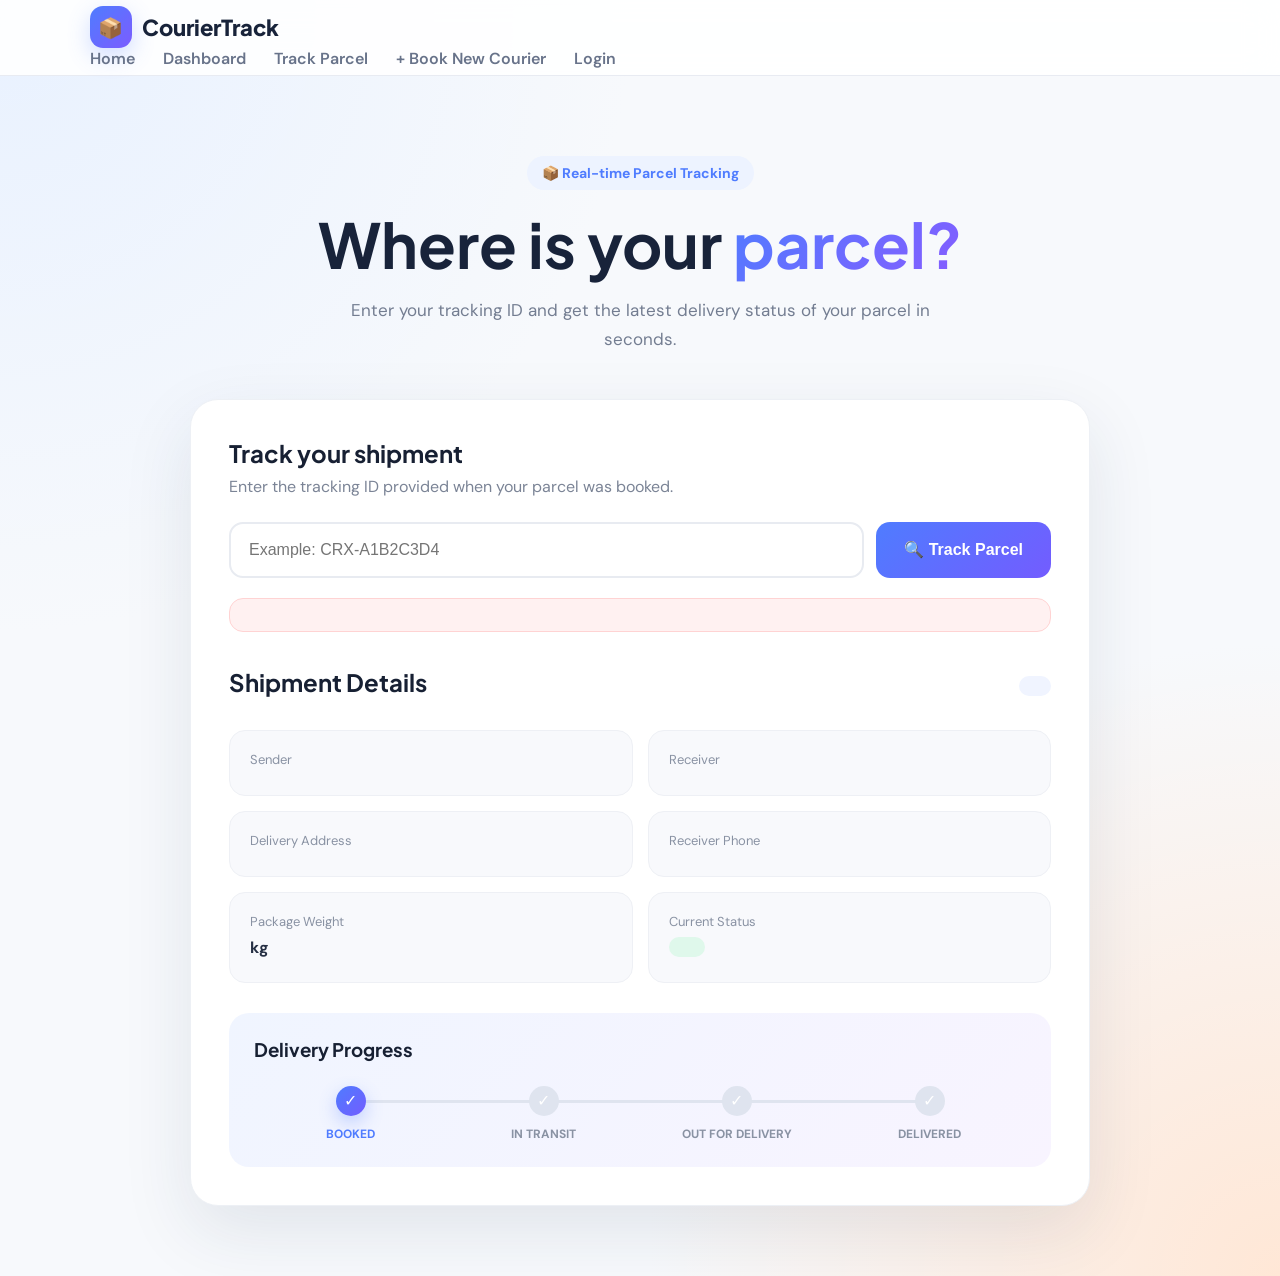
<file: src/main/resources/templates/track.html>
<!DOCTYPE html>
<html lang="en" xmlns:th="http://www.thymeleaf.org">

<head>

    <meta charset="UTF-8">

    <meta name="viewport" content="width=device-width, initial-scale=1.0">

    <title>Track Parcel | CourierTrack</title>

    <link rel="preconnect" href="https://fonts.googleapis.com">

    <link rel="preconnect" href="https://fonts.gstatic.com" crossorigin>

    <link
        href="https://fonts.googleapis.com/css2?family=DM+Sans:wght@400;500;600;700&family=Plus+Jakarta+Sans:wght@500;600;700;800&display=swap"
        rel="stylesheet">

    <style>
        * {
            margin: 0;
            padding: 0;
            box-sizing: border-box;
        }

        body {
            font-family: "DM Sans", sans-serif;
            min-height: 100vh;

            background:
                radial-gradient(circle at top left,
                    #e8f1ff 0%,
                    transparent 35%),
                radial-gradient(circle at bottom right,
                    #ffe7d6 0%,
                    transparent 35%),
                #f7f9fc;

            color: #172033;
        }

        /* ================= NAVBAR ================= */

        .navbar {
            height: 76px;

            display: flex;
            align-items: center;
            justify-content: space-between;

            padding: 0 7%;

            background: rgba(255, 255, 255, 0.88);

            backdrop-filter: blur(16px);

            border-bottom: 1px solid #e8ebf2;

            position: sticky;
            top: 0;
            z-index: 100;
        }

        .logo {
            display: flex;
            align-items: center;
            gap: 10px;

            text-decoration: none;
            color: #18233a;

            font-family: "Plus Jakarta Sans", sans-serif;

            font-size: 22px;
            font-weight: 800;
        }

        .logo-icon {
            width: 42px;
            height: 42px;

            display: flex;
            align-items: center;
            justify-content: center;

            border-radius: 13px;

            background: linear-gradient(135deg,
                    #4f7cff,
                    #7c5cff);

            color: white;

            font-size: 20px;

            box-shadow:
                0 8px 22px rgba(79, 124, 255, 0.25);
        }

        .nav-links {
            display: flex;
            align-items: center;
            gap: 28px;
        }

        .nav-links a {
            text-decoration: none;
            color: #68738a;

            font-weight: 600;

            transition: 0.25s ease;
        }

        .nav-links a:hover {
            color: #4f7cff;
        }

        .nav-button {
            padding: 11px 20px;

            border-radius: 12px;

            background: #4f7cff;

            color: white !important;

            box-shadow:
                0 8px 20px rgba(79, 124, 255, 0.22);
        }

        /* ================= HERO ================= */

        .hero {
            text-align: center;

            padding:
                80px 20px 45px;
        }

        .badge {
            display: inline-flex;
            align-items: center;
            gap: 8px;

            padding: 8px 15px;

            border-radius: 50px;

            background: #edf3ff;

            color: #4f7cff;

            font-size: 14px;
            font-weight: 700;

            margin-bottom: 20px;
        }

        .hero h1 {
            font-family: "Plus Jakarta Sans", sans-serif;

            font-size: clamp(36px, 5vw, 62px);

            line-height: 1.1;

            margin-bottom: 18px;

            color: #18233a;
        }

        .hero h1 span {
            background:
                linear-gradient(135deg,
                    #4f7cff,
                    #875cff);

            -webkit-background-clip: text;
            background-clip: text;
            -webkit-text-fill-color: transparent;
        }

        .hero p {
            max-width: 650px;

            margin: auto;

            color: #737d91;

            font-size: 17px;

            line-height: 1.7;
        }

        /* ================= TRACK CARD ================= */

        .tracking-wrapper {
            width: min(900px, 92%);

            margin: 0 auto 70px;
        }

        .tracking-card {
            background: white;

            border-radius: 28px;

            padding: 38px;

            box-shadow:
                0 25px 70px rgba(28, 45, 80, 0.10);

            border: 1px solid #edf0f5;
        }

        .tracking-card h2 {
            font-family: "Plus Jakarta Sans", sans-serif;

            margin-bottom: 8px;

            font-size: 24px;
        }

        .tracking-card>p {
            color: #7b8496;

            margin-bottom: 25px;
        }

        .search-form {
            display: flex;

            gap: 12px;
        }

        .search-input {
            flex: 1;

            height: 56px;

            border: 2px solid #e8ebf1;

            border-radius: 14px;

            padding: 0 18px;

            font-size: 16px;

            outline: none;

            transition: 0.25s ease;
        }

        .search-input:focus {
            border-color: #4f7cff;

            box-shadow:
                0 0 0 4px rgba(79, 124, 255, 0.10);
        }

        .search-button {
            height: 56px;

            padding: 0 28px;

            border: none;

            border-radius: 14px;

            background:
                linear-gradient(135deg,
                    #4f7cff,
                    #735cff);

            color: white;

            font-size: 16px;

            font-weight: 700;

            cursor: pointer;

            transition: 0.25s ease;
        }

        .search-button:hover {
            transform: translateY(-2px);

            box-shadow:
                0 12px 25px rgba(79, 124, 255, 0.25);
        }

        /* ================= ERROR ================= */

        .error {
            margin-top: 20px;

            padding: 16px 18px;

            border-radius: 14px;

            background: #fff1f1;

            color: #d84343;

            border: 1px solid #ffd3d3;

            font-weight: 600;
        }

        /* ================= RESULT ================= */

        .result {
            margin-top: 35px;

            animation: fadeUp 0.5s ease;
        }

        .result-header {
            display: flex;

            align-items: center;

            justify-content: space-between;

            gap: 20px;

            margin-bottom: 25px;
        }

        .result-header h2 {
            font-family: "Plus Jakarta Sans", sans-serif;
        }

        .tracking-code {
            padding: 10px 16px;

            border-radius: 12px;

            background: #f0f4ff;

            color: #4f7cff;

            font-weight: 800;

            letter-spacing: 1px;
        }

        /* ================= DETAILS ================= */

        .details-grid {
            display: grid;

            grid-template-columns:
                repeat(2, 1fr);

            gap: 15px;
        }

        .detail {
            padding: 20px;

            background: #f8f9fc;

            border-radius: 16px;

            border: 1px solid #eef0f5;
        }

        .detail-label {
            display: block;

            font-size: 13px;

            color: #8992a3;

            margin-bottom: 7px;
        }

        .detail-value {
            font-weight: 700;

            color: #252f43;
        }

        /* ================= STATUS ================= */

        .status-section {
            margin-top: 30px;

            padding: 25px;

            border-radius: 20px;

            background:
                linear-gradient(135deg,
                    #f0f5ff,
                    #f8f4ff);
        }

        .status-section h3 {
            margin-bottom: 20px;

            font-family: "Plus Jakarta Sans", sans-serif;
        }

        .status {
            display: inline-flex;

            padding: 10px 18px;

            border-radius: 50px;

            background: #dff8eb;

            color: #168653;

            font-weight: 800;

            letter-spacing: 0.4px;
        }

        /* ================= TIMELINE ================= */

        .timeline {
            margin-top: 25px;

            display: flex;

            align-items: center;
        }

        .timeline-step {
            flex: 1;

            text-align: center;

            position: relative;
        }

        .timeline-step::after {
            content: "";

            position: absolute;

            height: 3px;

            width: 100%;

            top: 14px;

            left: 50%;

            background: #dfe4ef;

            z-index: 0;
        }

        .timeline-step:last-child::after {
            display: none;
        }

        .dot {
            width: 30px;
            height: 30px;

            margin: auto;

            display: flex;

            align-items: center;
            justify-content: center;

            border-radius: 50%;

            background: #dfe4ef;

            color: white;

            position: relative;

            z-index: 2;
        }

        .timeline-step.active .dot {
            background:
                linear-gradient(135deg,
                    #4f7cff,
                    #735cff);

            box-shadow:
                0 7px 18px rgba(79, 124, 255, 0.3);
        }

        .timeline-label {
            margin-top: 10px;

            font-size: 12px;

            font-weight: 700;

            color: #8992a3;
        }

        .timeline-step.active .timeline-label {
            color: #4f7cff;
        }

        /* ================= ANIMATION ================= */

        @keyframes fadeUp {

            from {
                opacity: 0;
                transform: translateY(15px);
            }

            to {
                opacity: 1;
                transform: translateY(0);
            }

        }

        /* ================= RESPONSIVE ================= */

        @media(max-width: 650px) {

            .nav-links a:not(.nav-button) {
                display: none;
            }

            .hero {
                padding-top: 55px;
            }

            .tracking-card {
                padding: 24px;
            }

            .search-form {
                flex-direction: column;
            }

            .search-button {
                width: 100%;
            }

            .details-grid {
                grid-template-columns: 1fr;
            }

            .result-header {
                flex-direction: column;
                align-items: flex-start;
            }

            .timeline-label {
                font-size: 10px;
            }

        }
    </style>

</head>

<body>

    <!-- ================= NAVBAR ================= -->

    <nav class="navbar">
        <div class="nav-container">
            <a href="/" class="logo">
                <div class="logo-icon">📦</div>
                <div class="logo-text">Courier<span>Track</span></div>
            </a>

            <div class="nav-links">
                <a href="/">Home</a>
                <a href="/dashboard">Dashboard</a>
                <a href="/track" class="active">Track Parcel</a>
                <a href="/book" class="btn-book">+ Book New Courier</a>
                <a href="/login" class="btn-outline">Login</a>
            </div>
        </div>
    </nav>


    <!-- ================= HERO ================= -->

    <section class="hero">

        <div class="badge">
            📦 Real-time Parcel Tracking
        </div>

        <h1>
            Where is your
            <span>parcel?</span>
        </h1>

        <p>
            Enter your tracking ID and get the latest
            delivery status of your parcel in seconds.
        </p>

    </section>


    <!-- ================= TRACKING ================= -->

    <div class="tracking-wrapper">

        <div class="tracking-card">

            <h2>
                Track your shipment
            </h2>

            <p>
                Enter the tracking ID provided when your
                parcel was booked.
            </p>


            <form class="search-form" action="/track/search" method="get">

                <input class="search-input" type="text" name="trackingId" placeholder="Example: CRX-A1B2C3D4"
                    th:value="${trackingId}" required>

                <button class="search-button" type="submit">

                    🔍 Track Parcel

                </button>

            </form>


            <!-- ERROR -->

            <div class="error" th:if="${error}" th:text="${error}">
            </div>


            <!-- RESULT -->

            <div class="result" th:if="${found}">

                <div class="result-header">

                    <div>

                        <h2>
                            Shipment Details
                        </h2>

                    </div>

                    <div class="tracking-code" th:text="${parcel.trackingId}">
                    </div>

                </div>


                <!-- DETAILS -->

                <div class="details-grid">

                    <div class="detail">

                        <span class="detail-label">
                            Sender
                        </span>

                        <span class="detail-value" th:text="${parcel.senderName}">
                        </span>

                    </div>


                    <div class="detail">

                        <span class="detail-label">
                            Receiver
                        </span>

                        <span class="detail-value" th:text="${parcel.receiverName}">
                        </span>

                    </div>


                    <div class="detail">

                        <span class="detail-label">
                            Delivery Address
                        </span>

                        <span class="detail-value" th:text="${parcel.receiverAddress}">
                        </span>

                    </div>


                    <div class="detail">

                        <span class="detail-label">
                            Receiver Phone
                        </span>

                        <span class="detail-value" th:text="${parcel.receiverPhone}">
                        </span>

                    </div>


                    <div class="detail">

                        <span class="detail-label">
                            Package Weight
                        </span>

                        <span class="detail-value">

                            <span th:text="${parcel.weight}">
                            </span>

                            kg

                        </span>

                    </div>


                    <div class="detail">

                        <span class="detail-label">
                            Current Status
                        </span>

                        <span class="status" th:text="${parcel.status}">
                        </span>

                    </div>

                </div>


                <!-- STATUS -->

                <div class="status-section">

                    <h3>
                        Delivery Progress
                    </h3>


                    <div class="timeline">

                        <div class="timeline-step active">

                            <div class="dot">
                                ✓
                            </div>

                            <div class="timeline-label">
                                BOOKED
                            </div>

                        </div>


                        <div class="timeline-step"
                            th:classappend="${parcel.status == 'IN_TRANSIT' or parcel.status == 'OUT_FOR_DELIVERY' or parcel.status == 'DELIVERED'} ? ' active' : ''">

                            <div class="dot">
                                ✓
                            </div>

                            <div class="timeline-label">
                                IN TRANSIT
                            </div>

                        </div>


                        <div class="timeline-step"
                            th:classappend="${parcel.status == 'OUT_FOR_DELIVERY' or parcel.status == 'DELIVERED'} ? ' active' : ''">

                            <div class="dot">
                                ✓
                            </div>

                            <div class="timeline-label">
                                OUT FOR DELIVERY
                            </div>

                        </div>


                        <div class="timeline-step" th:classappend="${parcel.status == 'DELIVERED'} ? ' active' : ''">

                            <div class="dot">
                                ✓
                            </div>

                            <div class="timeline-label">
                                DELIVERED
                            </div>

                        </div>

                    </div>

                </div>

            </div>

        </div>

    </div>

</body>

</html>
</file>
